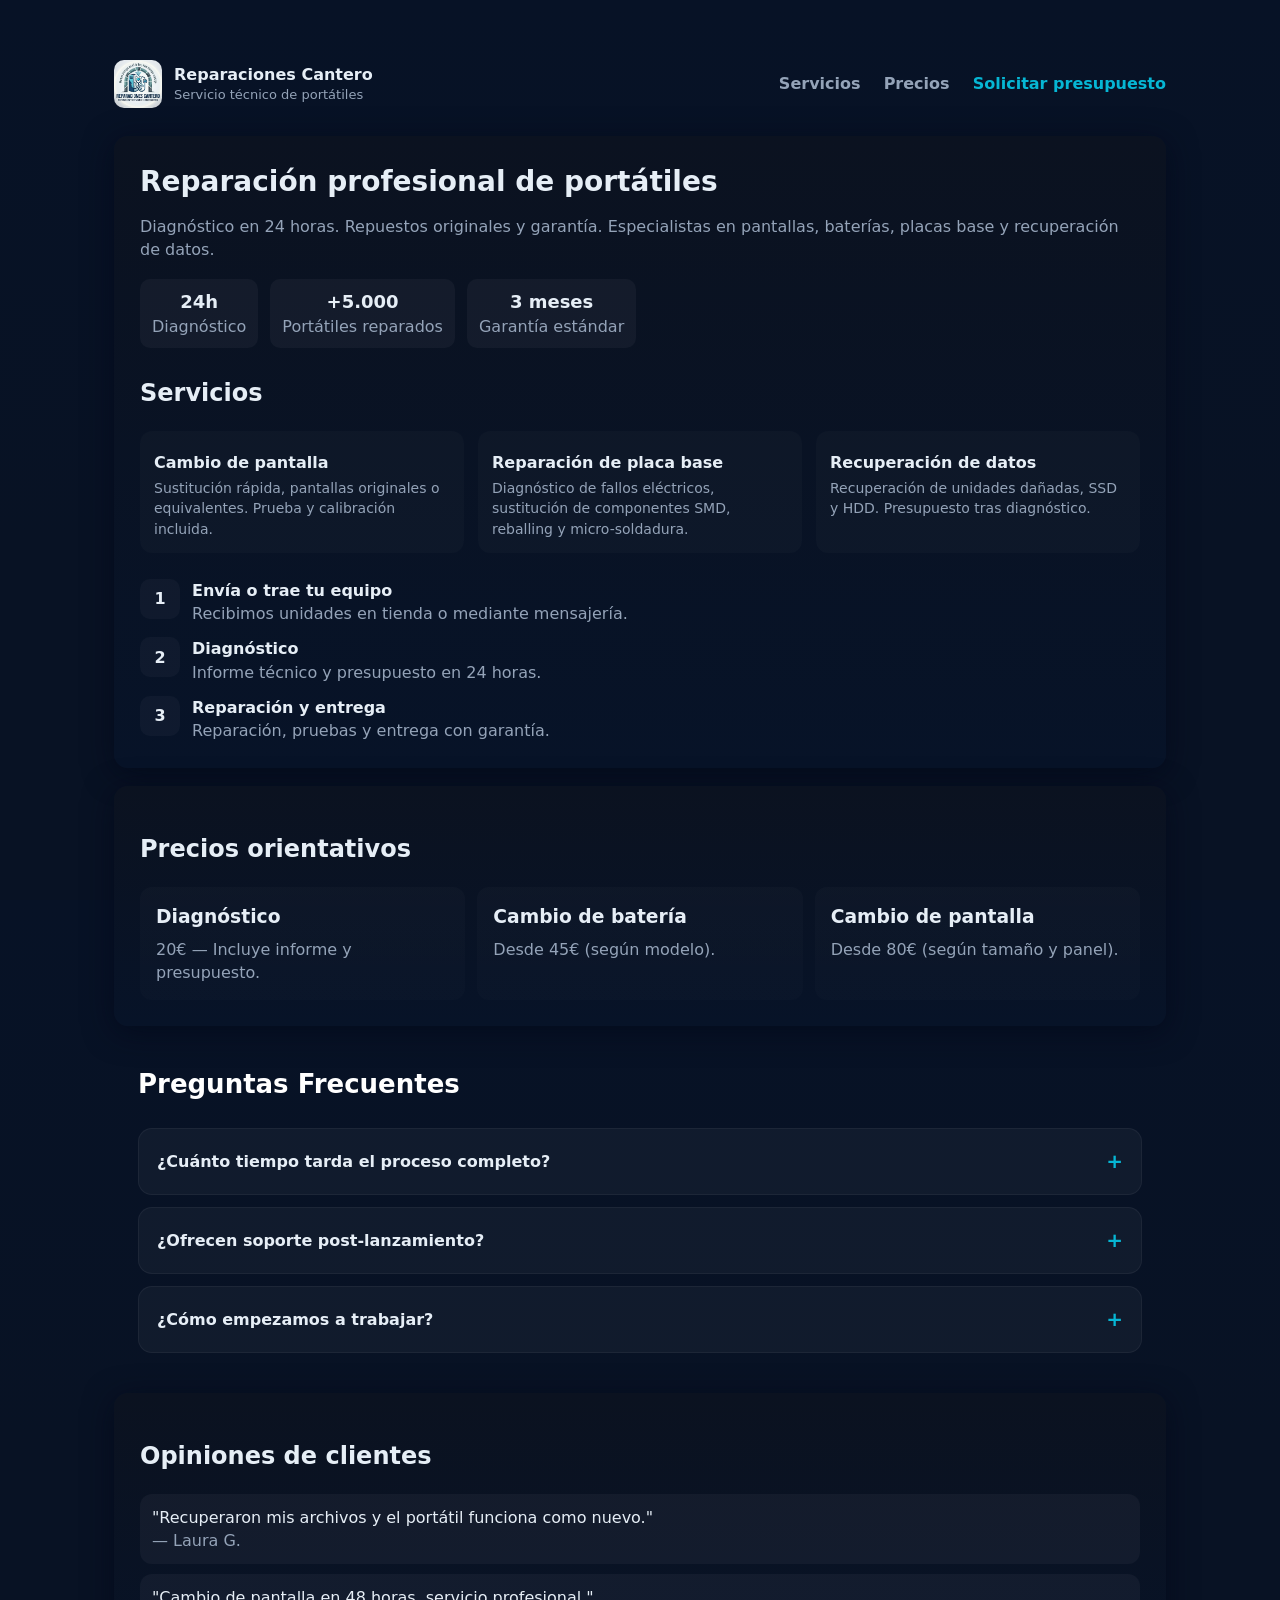
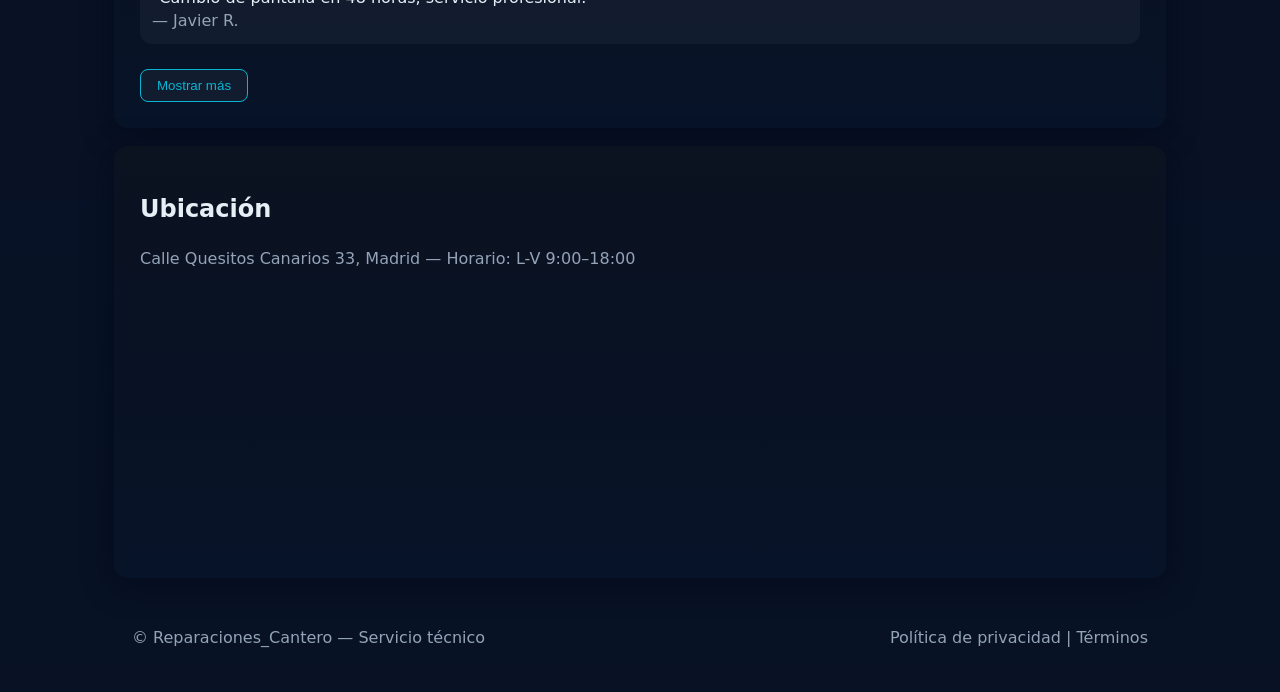
<file: index.html>
<!doctype html>
<html lang="es">
<head>
  <meta charset="utf-8">
  <meta name="viewport" content="width=device-width, initial-scale=1">

  <title>Reparación de Portátiles — Servicio Técnico</title>
  <meta name="description" content="Reparación profesional de portátiles: diagnóstico rápido, cambio de pantallas, baterías, discos y recuperación de datos.">


  <link rel="stylesheet" href="styles.css">

</head>
<body>
<div class="container">
<header>
  <div class="brand">
    <div class="logo">
        <img src="reparación-de-portátiles.ico.png" alt="Logo de Reparaciones Cantero" style="width: 100%; height: 100%; object-fit: cover;">
    </div>
<div>
<div style="font-weight:700">Reparaciones Cantero</div>
<div class="muted" style="font-size:13px">Servicio técnico de portátiles</div>
</div>
</div>
<nav>
  <a href="#servicios">Servicios</a>
  <a href="#precios">Precios</a>
  <a class="primary" href="presupuesto.html">Solicitar presupuesto</a>
</nav>
</header>

<section style="margin-top:28px">
<div class="card">
<h1>Reparación profesional de portátiles</h1>
<p class="lead">Diagnóstico en 24 horas. Repuestos originales y garantía. Especialistas en pantallas, baterías, placas base y recuperación de datos.</p>

<div class="stats">
<div class="stat"><b>24h</b><span class="muted">Diagnóstico</span></div>
<div class="stat"><b>+5.000</b><span class="muted">Portátiles reparados</span></div>
<div class="stat"><b>3 meses</b><span class="muted">Garantía estándar</span></div>
</div>
<section style="margin-top:28px">
<h2 id="servicios">Servicios</h2>

<div class="services">
<div class="service">
<h4>Cambio de pantalla</h4>
<p class="muted">Sustitución rápida, pantallas originales o equivalentes. Prueba y calibración incluida.</p>
</div>
<div class="service">
<h4>Reparación de placa base</h4>
<p class="muted">Diagnóstico de fallos eléctricos, sustitución de componentes SMD, reballing y micro-soldadura.</p>
</div>
<div class="service">
<h4>Recuperación de datos</h4>
<p class="muted">Recuperación de unidades dañadas, SSD y HDD. Presupuesto tras diagnóstico.</p>
</div>
</div>

<div class="process">
<div class="step"><div class="num">1</div><div><b>Envía o trae tu equipo</b><div class="muted">Recibimos unidades en tienda o mediante mensajería.</div></div></div>
<div class="step"><div class="num">2</div><div><b>Diagnóstico</b><div class="muted">Informe técnico y presupuesto en 24 horas.</div></div></div>
<div class="step"><div class="num">3</div><div><b>Reparación y entrega</b><div class="muted">Reparación, pruebas y entrega con garantía.</div></div></div>
</div>

</div>
</section>

<section class="card" style="margin-top:18px">
<h2 id="precios">Precios orientativos</h2>
<div class="pricing">
<div class="price">
<h3>Diagnóstico</h3>
<div class="muted">20€ — Incluye informe y presupuesto.</div>
</div>
<div class="price">
<h3>Cambio de batería</h3>
<div class="muted">Desde 45€ (según modelo).</div>
</div>
<div class="price">
<h3>Cambio de pantalla</h3>
<div class="muted">Desde 80€ (según tamaño y panel).</div>
</div>
</div>
</section>

<section class="testimonials">
  <section class="faq-section">
    <div class="faq">
      <h2>Preguntas Frecuentes</h2>
      
      <div class="faq-grid">
        <details>
          <summary>¿Cuánto tiempo tarda el proceso completo?</summary>
          <div class="content">
            <p>Dependiendo de la complejidad, solemos entregar en un plazo de 2 a 4 semanas.</p>
          </div>
        </details>
  
        <details>
          <summary>¿Ofrecen soporte post-lanzamiento?</summary>
          <div class="content">
            <p>Sí, incluimos 30 días de soporte técnico gratuito para tu tranquilidad.</p>
          </div>
        </details>
  
        <details>
          <summary>¿Cómo empezamos a trabajar?</summary>
          <div class="content">
            <p>Solo tienes que rellenar el formulario de arriba y nos pondremos en contacto contigo en menos de 24 horas.</p>
          </div>
        </details>
      </div>
    </div>
  </section>

<div class="card">
<h2>Opiniones de clientes</h2>
<div class="item">"Recuperaron mis archivos y el portátil funciona como nuevo." <div class="muted">— Laura G.</div></div>
<div class="item">"Cambio de pantalla en 48 horas, servicio profesional." <div class="muted">— Javier R.</div></div>

<button id="btn-mostrar-mas" class="secondary" style="margin-top: 15px; width: auto; padding: 8px 16px;">Mostrar más</button>
</section>

<section class="card" style="margin-top:18px">
<h2>Ubicación</h2>
<p class="muted">Calle Quesitos Canarios 33, Madrid — Horario: L-V 9:00–18:00</p>
<div style="border-radius:10px;overflow:hidden;margin-top:10px">
<iframe title="mapa" src="https://www.google.com/maps/embed?pb=!1m18!1m12!1m3!1d3038.961002240647!2d-3.631721234358311!3d40.3875569173261!2m3!1f0!2f0!3f0!3m2!1i1024!2i768!4f13.1!3m3!1m2!1s0xd4225a61b56d635%3A0x73b158a02dfc6ab2!2sIES%20Palomeras-Vallecas!5e0!3m2!1ses!2ses!4v1777287102239!5m2!1ses!2ses" style="width:100%;height:260px;border:0" allowfullscreen="" loading="lazy"></iframe>
</div>
</section>

<footer>
<div>© Reparaciones_Cantero — Servicio técnico</div>
<div class="muted">Política de privacidad | Términos</div>
</footer>

</div>
</body>
</html>
</file>
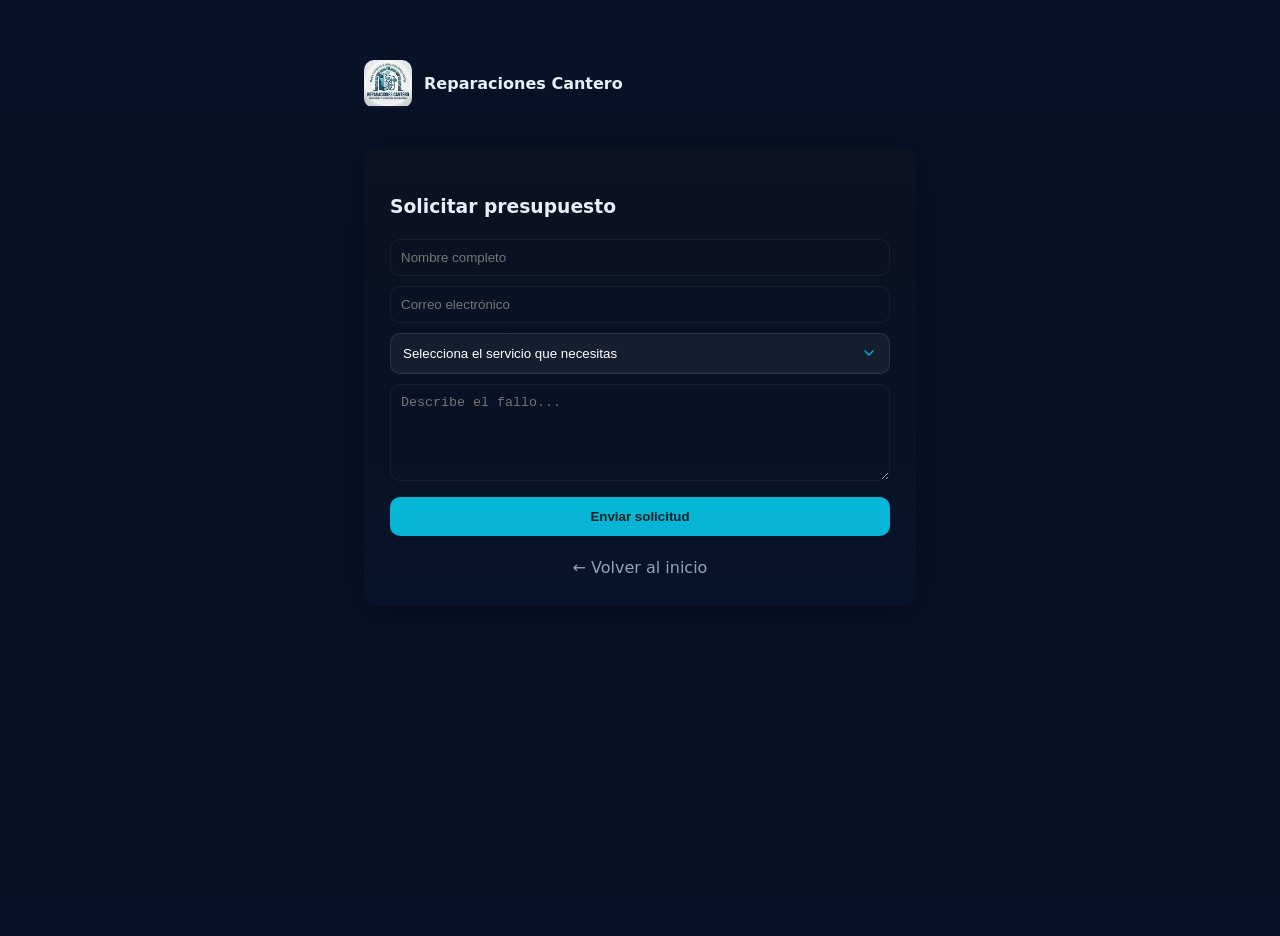
<file: presupuesto.html>
<!doctype html>
<html lang="es">
<head>
  <meta charset="utf-8">
  <title>Solicitar Presupuesto — Reparaciones Cantero</title>
  <link rel="stylesheet" href="styles.css">
</head>
<body>
  <div class="container" style="max-width: 600px;">
    <header>
      <div class="brand">
         <div class="logo"><img src="reparación-de-portátiles.ico.png" style="width:100%"></div>
         <div style="font-weight:700">Reparaciones Cantero</div>
      </div>
    </header>

    <section class="card" style="margin-top: 40px;">
      <h3>Solicitar presupuesto</h3>
      <form>
        <input type="text" placeholder="Nombre completo" required>
        <input type="email" placeholder="Correo electrónico" required>
        <select name="servicio" required>
            <option value="" disabled selected>Selecciona el servicio que necesitas</option>
            <option value="pantalla">Cambio de pantalla</option>
            <option value="bateria">Cambio de batería</option>
            <option value="placa">Reparación de placa base</option>
            <option value="datos">Recuperación de datos</option>
          </select>
        <textarea rows="5" placeholder="Describe el fallo..."></textarea>
        <button type="submit">Enviar solicitud</button>
      </form>
      <div style="text-align: center; margin-top: 20px;">
        <a href="index.html" style="color: var(--muted); text-decoration: none;">← Volver al inicio</a>
      </div>
    </section>
  </div>
</body>
</html>
</file>
<file: styles.css>
:root{
  --bg:#0f1724;
  --card:#0b1220;
  --accent:#06b6d4;
  --muted:#94a3b8;
  --glass: rgba(255,255,255,0.04);
  --max-w:1100px;
  --radius:14px;

  font-family: 'Inter', system-ui, -apple-system, 'Segoe UI', Roboto, 'Helvetica Neue', Arial;
}

*{
  box-sizing:border-box;
}

html, body{
  height:100%;
}

body{
  margin:0;
  background:linear-gradient(180deg,#071226 0%, #081224 60%);
  color:#e6eef6;
  line-height:1.45;
}

.container{
  max-width:var(--max-w);
  margin:36px auto;
  padding:24px;
}

header{
  display:flex;
  align-items:center;
  justify-content:space-between;
  gap:18px;
}

.brand{
  display:flex;
  align-items:center;
  gap:12px;
}

.logo {
  width: 48px;
  height: 48px;
  border-radius: 10px;
  background: var(--glass);
  display: block;
  overflow: hidden;
}

nav a{
  color:var(--muted);
  text-decoration:none;
  margin-left:18px;
  font-weight:600;
}

nav a.primary{
  color:var(--accent);
}

.hero{
  display:grid;
  grid-template-columns:1fr 420px;
  gap:28px;
  align-items:center;
  margin-top:28px;
}

.card{
  background:linear-gradient(180deg,var(--card),#071328);
  padding:26px;
  border-radius:var(--radius);
  box-shadow:0 6px 30px rgba(2,6,23,0.6);
}

h1{
  margin:0 0 12px;
  font-size:28px;
}

p.lead{
  color:var(--muted);
  margin:0 0 18px;
}

.stats{
  display:flex;
  gap:12px;
  margin-top:18px;
}

.stat{
  background:var(--glass);
  padding:10px 12px;
  border-radius:10px;
  text-align:center;
}

.stat b{
  display:block;
  font-size:18px;
}

.services{
  display:grid;
  grid-template-columns:repeat(3,1fr);
  gap:14px;
  margin-top:18px;
}

.service{
  padding:14px;
  border-radius:12px;
  background:rgba(255,255,255,0.02);
}

.service h4{
  margin:6px 0 4px;
}

.service p{
  color:var(--muted);
  margin:0;
  font-size:14px;
}

form input,
form textarea,
form select{
  width:100%;
  padding:10px;
  border-radius:10px;
  border:1px solid rgba(255,255,255,0.06);
  background:transparent;
  color:inherit;
  margin-bottom:10px;
}

form button{
  width:100%;
  padding:12px;
  border-radius:10px;
  border:0;
  background:var(--accent);
  color:#042024;
  font-weight:700;
  cursor:pointer;
  transition:0.2s ease;
}

form button:hover{
  filter:brightness(1.1);
}

.process{
  display:flex;
  flex-direction:column;
  gap:12px;
  margin-top:26px;
}

.step{
  display:flex;
  gap:12px;
  align-items:flex-start;
}

.step .num{
  width:40px;
  height:40px;
  border-radius:10px;
  background:rgba(255,255,255,0.03);
  display:grid;
  place-items:center;
  font-weight:700;
}

.pricing{
  display:grid;
  grid-template-columns:repeat(3,1fr);
  gap:12px;
  margin-top:20px;
}

.price{
  padding:16px;
  border-radius:12px;
  background:linear-gradient(180deg, rgba(255,255,255,0.02), rgba(255,255,255,0.01));
}

.price h3{
  margin:0 0 8px;
}

.muted{
  color:var(--muted);
}

.testimonials{
  margin-top:20px;
}

.testimonials .item{
  padding:12px;
  border-radius:12px;
  background:var(--glass);
  margin-bottom:10px;
}

footer{
  margin-top:30px;
  padding:18px;
  border-radius:12px;
  background:transparent;
  color:var(--muted);
  display:flex;
  justify-content:space-between;
  align-items:center;
}
.faq-section {
  max-width: var(--max-w);
  margin: 40px auto;
  padding: 0 24px;
}

.faq h2 {
  margin-bottom: 24px;
  font-size: 26px;
  color: #ffffff;
}

.faq-grid {
  display: flex;
  flex-direction: column;
  gap: 12px;
}

details {
  background: var(--glass);
  border-radius: var(--radius);
  border: 1px solid rgba(255, 255, 255, 0.05);
  transition: 0.3s ease;
}

details[open] {
  border-color: var(--accent);
}

summary {
  padding: 18px;
  font-weight: 600;
  cursor: pointer;
  display: flex;
  justify-content: space-between;
  align-items: center;
  list-style: none;
}

summary::after {
  content: '+';
  color: var(--accent);
  font-size: 20px;
}

details[open] summary::after {
  content: '−';
}

.content {
  padding: 0 18px 18px;
  color: var(--muted);
  line-height: 1.6;
}
@media (max-width:980px){
  .hero{
    grid-template-columns:1fr;
  }
  .services{
    grid-template-columns:repeat(2,1fr);
  }
  .pricing{
    grid-template-columns:repeat(2,1fr);
  }
}

@media (max-width:600px){
  nav{
    display:none;
  }
  .services{
    grid-template-columns:1fr;
  }
  .pricing{
    grid-template-columns:1fr;
  }
  .container{
    padding:16px;
    margin:18px;
  }
}

form select {
  color: #ffffff !important;
  background-color: rgba(255, 255, 255, 0.05);
  border: 1px solid rgba(255, 255, 255, 0.1);
  padding: 12px;
  border-radius: 10px;
  width: 100%;
  appearance: none;
  background-image: url("data:image/svg+xml,%3Csvg xmlns='http://www.w3.org/2000/svg' width='24' height='24' viewBox='0 0 24 24' fill='none' stroke='%2306b6d4' stroke-width='2' stroke-linecap='round' stroke-linejoin='round'%3E%3Cpolyline points='6 9 12 15 18 9'%3E%3C/polyline%3E%3C/svg%3E");
  background-repeat: no-repeat;
  background-position: right 12px center;
  background-size: 16px;
}

form select option {
  background-color: #0b1220;
  color: #ffffff;
}

form select option:disabled {
  color: #64748b;
}



button.secondary {
  background: var(--glass);
  border: 1px solid var(--accent);
  color: var(--accent);
  cursor: pointer;
  border-radius: 8px;
  transition: all 0.2s;
}

button.secondary:hover {
  background: var(--accent);
  color: #042024;
}
</file>
